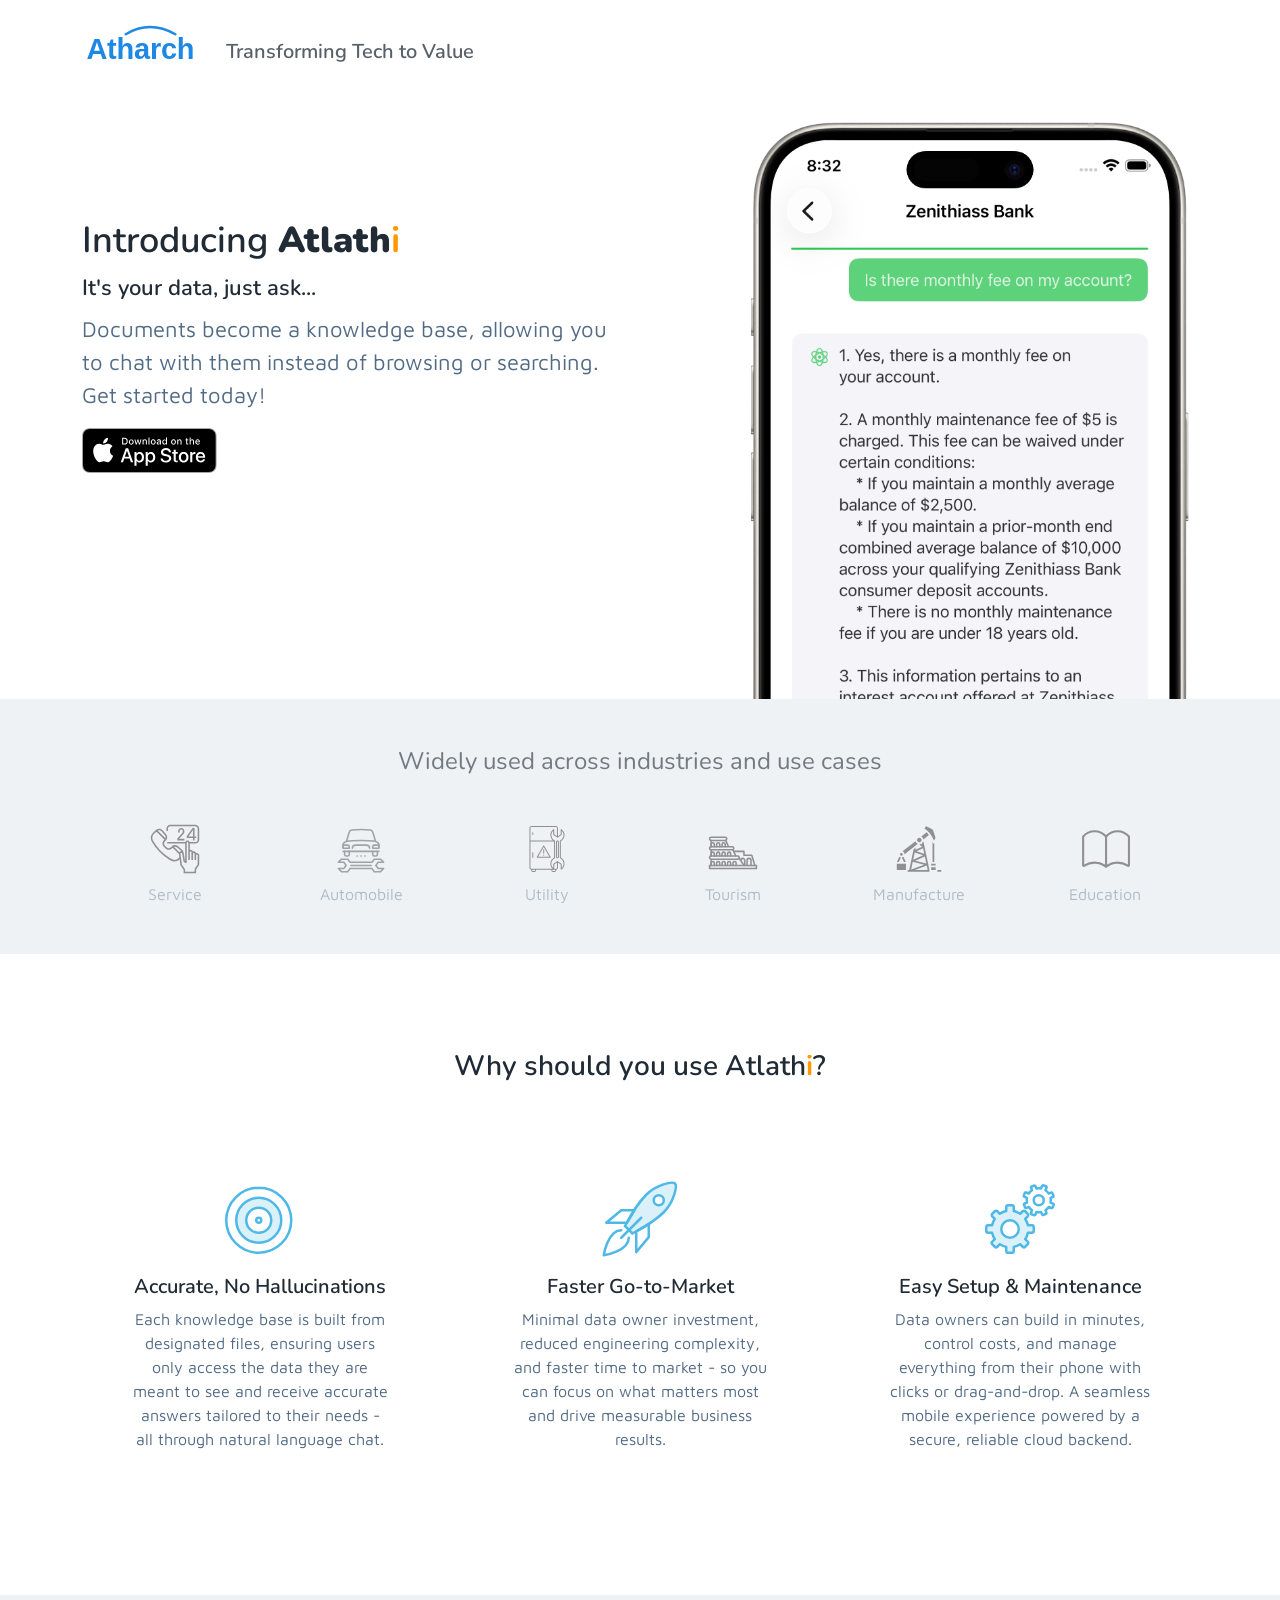
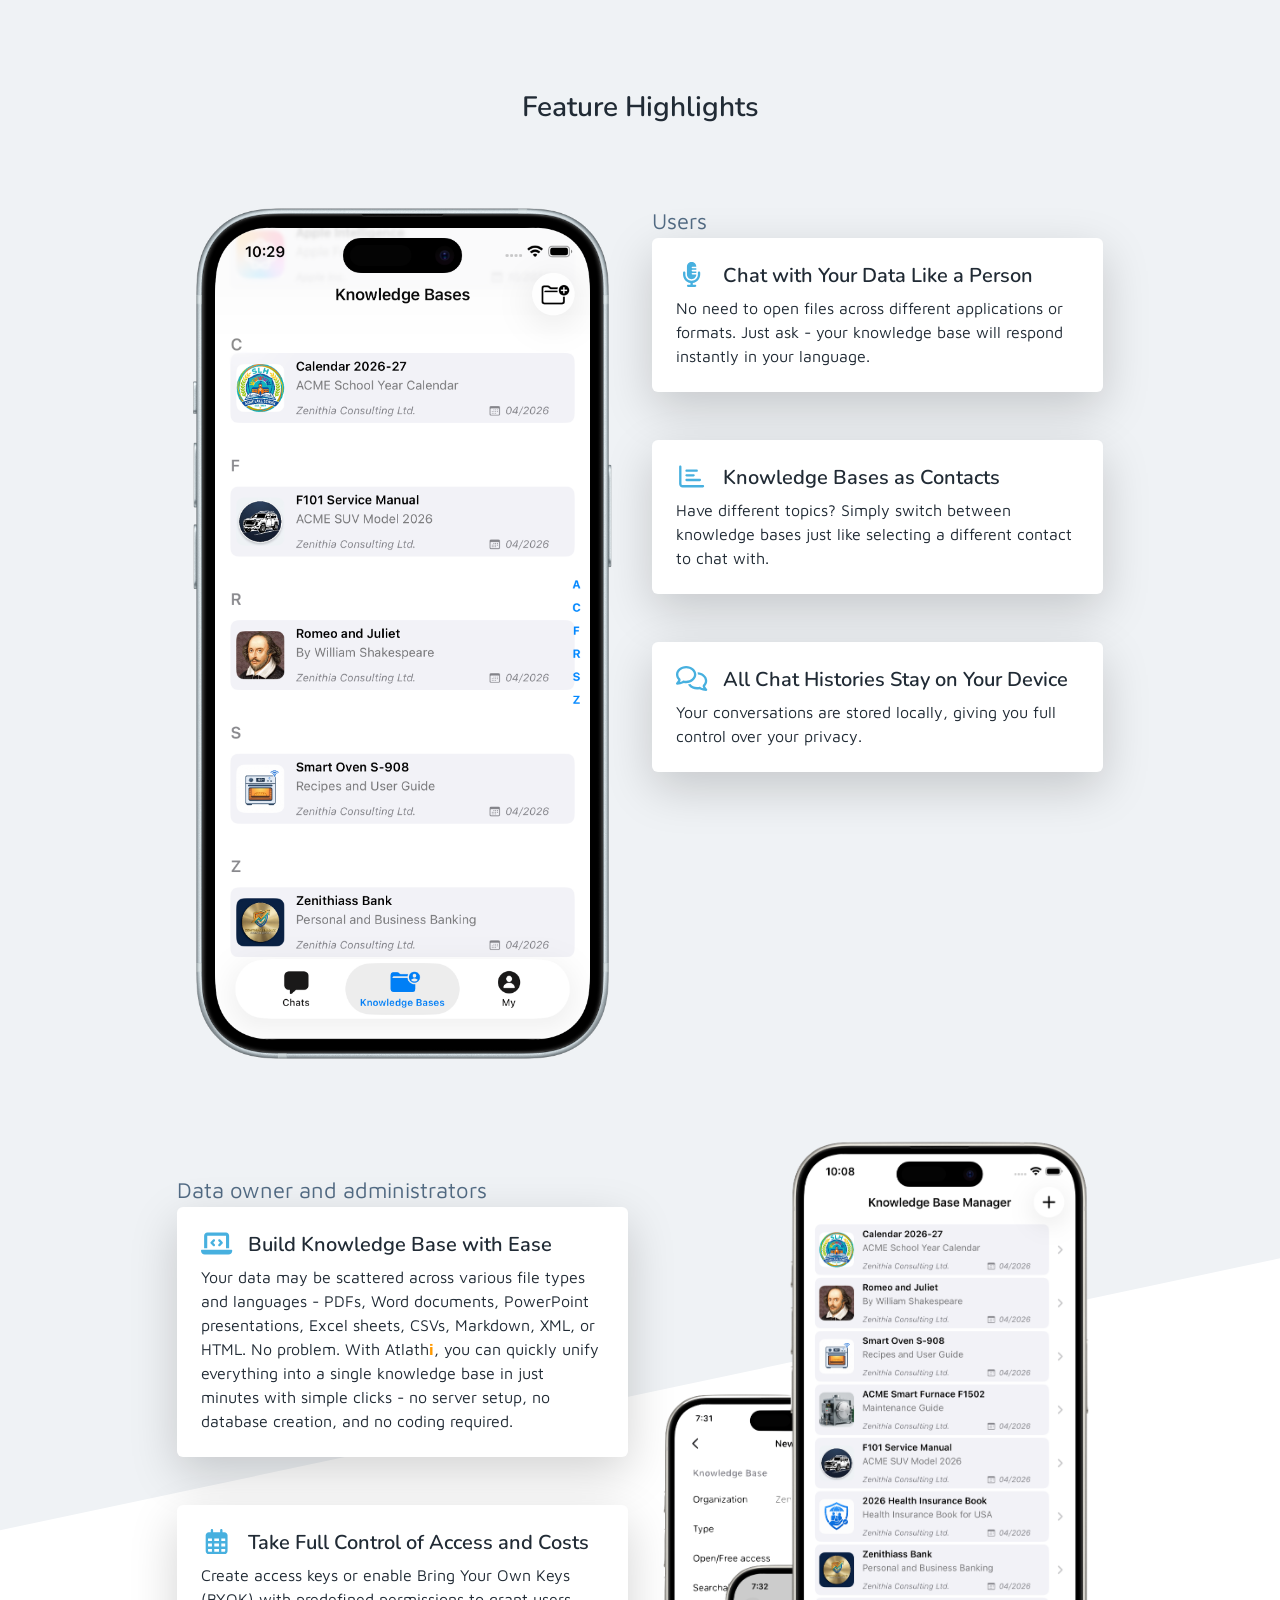
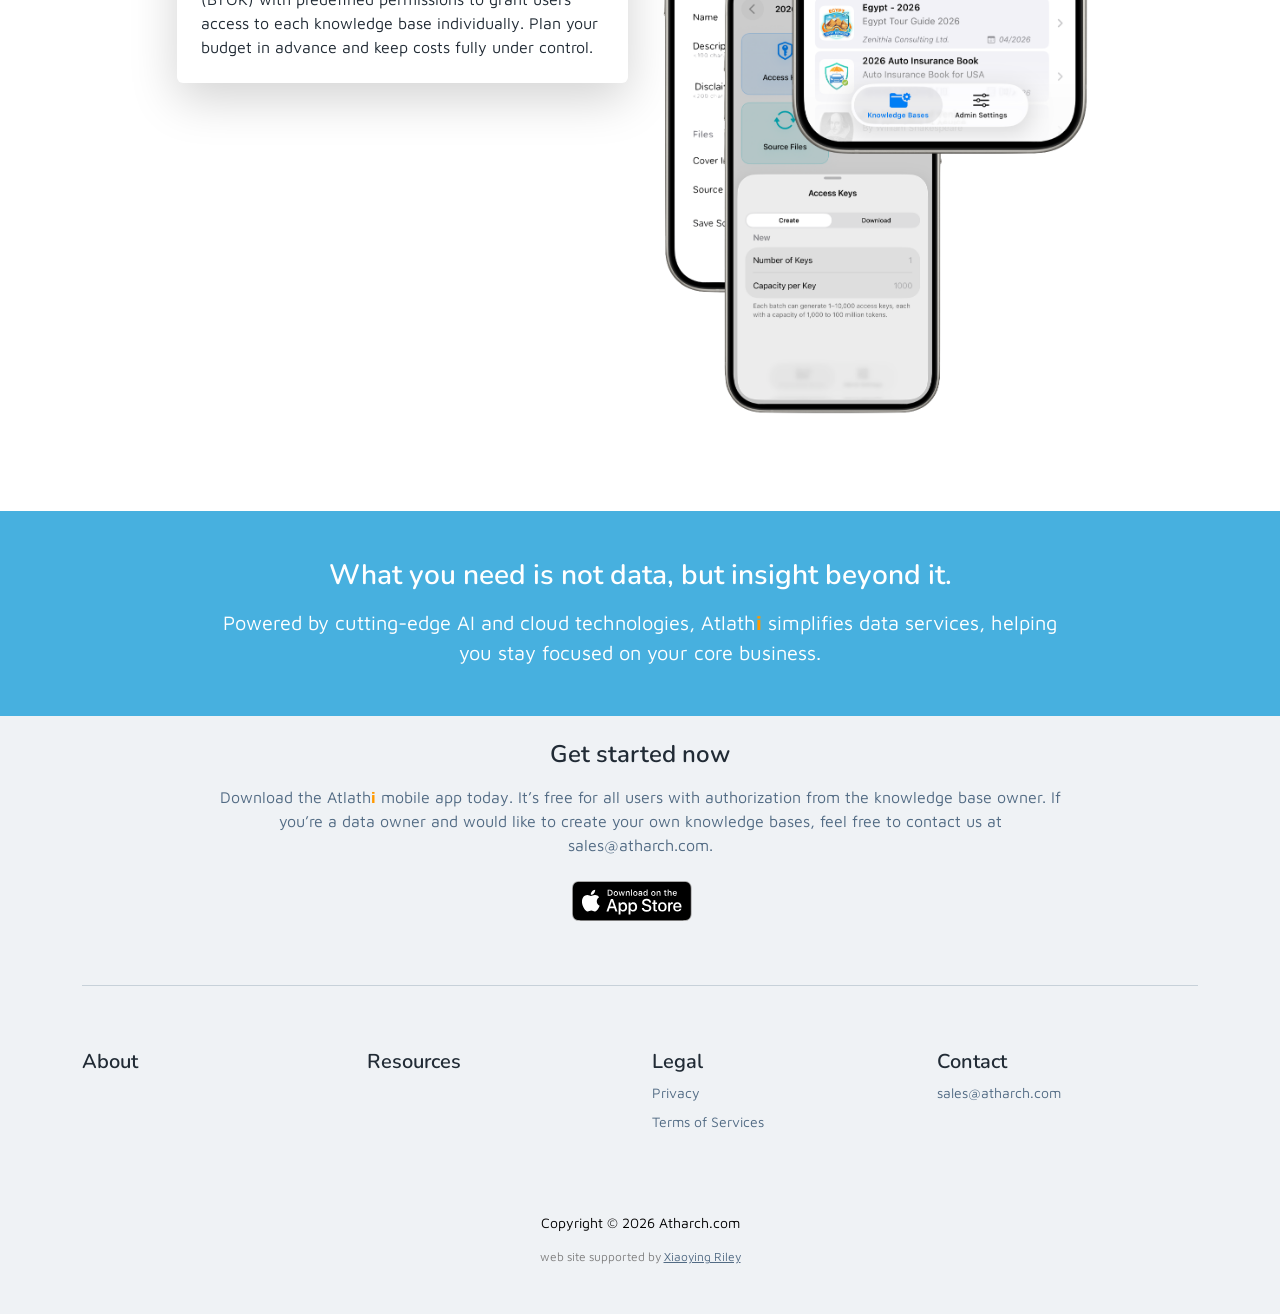
<file: index.html>
<!DOCTYPE html>
<html lang="en"> 
<head>
    <title>Atharch.com</title>
    
    <!-- Meta -->
    <meta charset="utf-8">
    <meta http-equiv="X-UA-Compatible" content="IE=edge">
    <meta name="viewport" content="width=device-width, initial-scale=1.0">
    <meta name="description" content="Atlathi - Chat with your data">
    <meta name="author" content="Atharch.com">    
    <link rel="shortcut icon" href="favicon.ico"> 
    
    <!-- Google Font -->
    <link href="https://fonts.googleapis.com/css?family=Maven+Pro:400,500,700|Nunito:400,600,700" rel="stylesheet">
    
    <!-- FontAwesome JS-->
	<script defer src="assets/fontawesome/js/all.min.js"></script>
    
    <!-- Plugins CSS -->
    <link rel="stylesheet" href="assets/plugins/flickity/flickity.min.css">
    
    <!-- Theme CSS -->  
    <link id="theme-style" rel="stylesheet" href="assets/css/theme.css">

</head> 

<script>
document.addEventListener('click', function(e) {
    const target = e.target.closest('a'); // 确保点击的是链接
    if (target && target.getAttribute('href') === '#') {
        e.preventDefault(); // 核心：阻止浏览器的默认添加 # 行为
    }
}, false);
</script>

<body>
	</div>
    <header class="header">
	    
        <div class="branding">
            
            <div class="container position-relative">

				<nav class="navbar navbar-expand-lg" >
					<h1 class="site-logo">                                                                                                                        
						<a class="navbar-brand d-inline-flex align-items-end" href="/">                                                                             
						<img class="logo-icon me-3" src="assets/images/atharch-logo-icon.svg" alt="logo">                                                         
						<span class="text-muted" style="font-size: 1.25rem;">Transforming Tech to Value</span>                              
						</a>                                                                                                                                        
					</h1>  	
					<!-- // Social Media List -->
					<!-- <ul class="social-list list-inline mb-0 position-absolute">
			            <li class="list-inline-item"><a class="text-dark" href="#"><i class="fa-brands fa-x-twitter fa-fw"></i></a></li>
		                <li class="list-inline-item"><a class="text-dark" href="#"><i class="fa-brands fa-facebook-f fa-fw"></i></a></li>
		                <li class="list-inline-item"><a class="text-dark" href="#"><i class="fa-brands fa-instagram fa-fw"></i></a></li>
		            </ul> -->
	
				</nav>	            
            </div><!--//container-->            
        </div><!--//branding-->
    </header><!--//header-->
    
    <section class="hero-section">
	    <div class="container">
		    <div class="row figure-holder">
			    <div class="col-12 col-md-6 pt-3 pt-md-4">
					<h2 class="site-headline font-weight-bold mt-lg-5 pt-lg-5">Introducing <strong>Atlath<span style="color:#FF9900;font-weight:bold">i</span></strong><br>
					<span class="site-tagline mb-3">It's your data, just ask...</span>
					</h2>

					<div class="site-tagline mb-3">Documents become a knowledge base, allowing you to chat with them instead of browsing or searching. Get started today!</div>

					<div class="cta-btns">
					    <!-- <div class="mb-4"><a class="btn btn-primary font-weight-bold theme-btn" href="https://themes.3rdwavemedia.com/bootstrap-templates/startup/nova-bootstrap-landing-page-template-for-mobile-apps/">Try Nova for FREE</a></div> -->
					    <ul class="app-stores list-unstyled list-inline mx-auto mx-md-0 d-inline-block">
						    <li class="list-inline-item me-3"><a href="#"><img class="ios" src="assets/images/appstore-apple.svg" alt="app-store"></a></li>
						    <!-- <li class="list-inline-item"><a href="#"><img class="android" src="assets/images/appstore-android.svg" alt="google play"></a></li> -->
					    </ul>
				    </div>
			    </div>
		    </div><!--//row-->
	    </div>
    </section><!--//hero-section-->
    
    <section class="logos-section theme-bg-primary py-5 text-center">
	    <div class="container">
		    <h3 class="mb-5">Widely used across industries and use cases</h3>
		    <div class="logos-row row mx-auto justify-content-center">
	            <div class="item col-4 col-md-3 col-lg-2 mb-3 mb-lg-0">
		            <div class="item-inner d-flex flex-column align-items-center">
		                <img src="assets/images/logos/support-logo.svg" alt="Service" style="height: 50px; width: auto;">
		                <span class="mt-2">Service</span>
		            </div>
	            </div>

				<div class="item col-4 col-md-3 col-lg-2 mb-3 mb-lg-0">
		            <div class="item-inner d-flex flex-column align-items-center">
		                <img src="assets/images/logos/automobile-logo.svg" alt="Automobile" style="height: 50px; width: auto;">
		                <span class="mt-2">Automobile</span>
		            </div>
	            </div>

	            <div class="item col-4 col-md-3 col-lg-2 mb-3 mb-lg-0">
		            <div class="item-inner d-flex flex-column align-items-center">
		                <img src="assets/images/logos/repair-logo.svg" alt="Utility" style="height: 50px; width: auto;">
		                <span class="mt-2">Utility</span>
		            </div>
	            </div>

	            <div class="item col-4 col-md-3 col-lg-2 mb-3 mb-lg-0">
		            <div class="item-inner d-flex flex-column align-items-center">
		                <img src="assets/images/logos/tourism-logo.svg" alt="Tourism" style="height: 50px; width: auto;">
		                <span class="mt-2">Tourism</span>
		            </div>
	            </div>

	            <div class="item col-4 col-md-3 col-lg-2 mb-3 mb-lg-0">
		            <div class="item-inner d-flex flex-column align-items-center">
		                <img src="assets/images/logos/industry-logo.svg" alt="Manufacture" style="height: 50px; width: auto;">
		                <span class="mt-2">Manufacture</span>
		            </div>
	            </div>

				<div class="item col-4 col-md-3 col-lg-2 mb-3 mb-lg-0">
		            <div class="item-inner d-flex flex-column align-items-center">
		                <img src="assets/images/logos/education-logo.svg" alt="Education" style="height: 50px; width: auto;">
		                <span class="mt-2">Education</span>
		            </div>
	            </div>
	        </div>
	    </div>
    </section>
    
    <section class="benefits-section py-5">
	    
	    <div class="container py-lg-5">
		    <h3 class="mb-5 text-center font-weight-bold">Why should you use Atlath<span style="color:#FF9900;font-weight:bold">i</span>?</h3>
		    <div class="row">
		        <div class="item col-12 col-lg-4">
				    <div class="item-inner text-center p-3 p-lg-5">
					    <img class="mb-3" src="assets/images/icon-target.svg" alt="" />
					    <h5>Accurate, No Hallucinations</h5>
					    <div>Each knowledge base is built from designated files, ensuring users only access the data they are meant to see and receive accurate answers tailored to their needs - all through natural language chat. </div>
				    </div>
			    </div>
			    <div class="item col-12 col-lg-4">
				    <div class="item-inner text-center p-3 p-lg-5">
					    <img class="mb-3" src="assets/images/icon-rocket.svg" alt="" />
					    <h5>Faster Go-to-Market</h5>
					    <div>Minimal data owner investment, reduced engineering complexity, and faster time to market - so you can focus on what matters most and drive measurable business results.</div>
				    </div>
			    </div>
			    <div class="item col-12 col-lg-4">
				    <div class="item-inner text-center p-3 p-lg-5">
					    <img class="mb-3" src="assets/images/icon-cogs.svg" alt="" />
					    <h5>Easy Setup & Maintenance</h5>
					    <div>Data owners can build in minutes, control costs, and manage everything from their phone with clicks or drag-and-drop. A seamless mobile experience powered by a secure, reliable cloud backend.</div>
				    </div>
			    </div>
		    </div><!--//row-->
		    <!-- <div class="pt-3 text-center">
			    <a class="btn btn-primary theme-btn theme-btn-ghost font-weight-bold" href="#">Learn More</a>
		    </div> -->
	    </div>
	    
    </section><!--//benefits-section-->
    
    <section class="features-section py-5">
	    <div class="container py-lg-5 position-relative">
		    <h3 class="mb-3 text-center font-weight-bold section-heading">Feature Highlights</h3>
		    <div class="row pt-5 mb-5">
			    
			    <div class="col-12 col-md-6 col-xl-5 offset-xl-1 d-none d-md-block">
				    <img class="product-figure product-figure-1 img-fluid" src="assets/images/feature1.png" alt="" />
			    </div>
			    
		        <div class="col-12 col-md-6 col-xl-5 pr-xl-3 pt-md-3">
					<span class="site-tagline mb-3">Users</span>
				    <div class="card rounded border-0 shadow-lg  mb-5">
					    <div class="card-body p-4">
							<h5 class="card-title"><i class="fas fa-microphone-alt me-2 me-lg-3 text-primary fa-lg fa-fw"></i>Chat with Your Data Like a Person</h5>
							<p class="card-text">No need to open files across different applications or formats. Just ask - your knowledge base will respond instantly in your language.</p>
							<!-- <a class="more-link" href="#" >Learn more <span class="more-arrow">&rarr;</span></a> -->
						</div>
				    </div>
				    
				    <div class="card rounded border-0 shadow-lg mb-5">
					    <div class="card-body p-4">
							<h5 class="card-title"><i class="far fa-chart-bar me-2 me-lg-3 text-primary fa-lg fa-fw"></i>Knowledge Bases as Contacts</h5>
							<p class="card-text">Have different topics? Simply switch between knowledge bases just like selecting a different contact to chat with.</p>
							<!-- <a class="more-link" href="#" >Learn more <span class="more-arrow">&rarr;</span></a> -->
						</div>
				    </div>
				    <div class="card rounded border-0 shadow-lg">
					    <div class="card-body p-4">
							<h5 class="card-title"><i class="far fa-comments me-2 me-lg-3 text-primary fa-lg fa-fw"></i>All Chat Histories Stay on Your Device</h5>
							<p class="card-text">Your conversations are stored locally, giving you full control over your privacy.</p>
							<!-- <a class="more-link" href="#" >Learn more <span class="more-arrow">&rarr;</span></a> -->
						</div>
				    </div>
			    </div>
		    </div>
		    
		    <div class="row">
			    <div class="col-12 col-md-6 col-xl-5 order-md-2 pr-xl-3 d-none d-md-block">
				    <img class="product-figure product-figure-2 img-fluid" src="assets/images/admin.png" alt="" />
			    </div>
			    <div class="col-12 col-md-6 col-xl-5 order-md-1 offset-xl-1 pt-xl-5">
					<span class="site-tagline mb-3">Data owner and administrators</span>
				    <div class="card rounded border-0 shadow-lg  mb-5">
					    <div class="card-body p-4">
							<h5 class="card-title"><i class="fas fa-laptop-code me-2 me-lg-3 text-primary fa-lg fa-fw"></i>Build Knowledge Base with Ease</h5>
							<p class="card-text">Your data may be scattered across various file types and languages - PDFs, Word documents, PowerPoint presentations, Excel sheets, CSVs, Markdown, XML, or HTML. No problem. With Atlath<span style="color:#FF9900;font-weight:bold">i</span>, you can quickly unify everything into a single knowledge base in just minutes with simple clicks - no server setup, no database creation, and no coding required.</p>
							<!-- <a class="more-link" href="#" >Learn more <span class="more-arrow">&rarr;</span></a> -->
						</div>
				    </div>
				    
				    <div class="card rounded border-0 shadow-lg">
					    <div class="card-body p-4">
							<h5 class="card-title"><i class="far fa-calendar-alt me-2 me-lg-3 text-primary fa-lg fa-fw"></i>Take Full Control of Access and Costs</h5>
							<p class="card-text">Create access keys or enable Bring Your Own Keys (BYOK) with predefined permissions to grant users access to each knowledge base individually. Plan your budget in advance and keep costs fully under control.</p>
							<!-- <a class="more-link" href="#" >Learn more <span class="more-arrow">&rarr;</span></a> -->
						</div>
				    </div>
			    </div>
			   
		    </div>
		    
		    <!-- <div class="pt-5 text-center">
			    <a class="btn btn-primary theme-btn theme-btn-ghost font-weight-bold" href="#">View all features</a>
		    </div> -->
	    </div><!--//container-->
	    
    </section><!--//features-section-->
    
    <section class="cta-section py-5 theme-bg-secondary text-center">
	    <div class="container">
		    <h3 class="text-white font-weight-bold mb-3">What you need is not data, but insight beyond it.</h3>
		    <div class="text-white mx-auto single-col-max-width section-intro">Powered by cutting-edge AI and cloud technologies, Atlath<span style="color:#FF9900;font-weight:bold">i</span> simplifies data services, helping you stay focused on your core business.</div>
		    <!-- <a class="btn theme-btn theme-btn-ghost theme-btn-on-bg mt-4" href="#">Download  Now - It's FREE</a> -->
	    </div>
    </section>
    
    <!-- <section id="quote" class="testimonial-section py-5">
	    <div class="py-lg-5">
		    <h3 class="mb-5 text-center">We know that your business success is built on your customers' success</h3>
		    
	        <div id="testimonial-carousel" class="testimonial-carousel">
			    <div class="carousel-cell">
				    <div class="item-inner shadow rounded">
					    <h5 class="mb-2">Amazing App!</h5>
					    <div class="ratings text-primary mb-3"><i class="fas fa-star"></i><i class="fas fa-star"></i><i class="fas fa-star"></i><i class="fas fa-star"></i><i class="fas fa-star"></i></div>
					    <div class="mb-3">Lorem ipsum dolor sit amet, consectetuer adipiscing elit. Aenean commodo ligula eget dolor. Aenean massa. Cum sociis natoque penatibus et magnis dis.Lorem ipsum dolor sit amet, consectetuer adipiscing elit. Aenean commodo ligula eget dolor. Aenean massa. 
					    </div>
					    <div class="source row">
						    <div class="col-auto">
						        <img class="source-profile rounded-circle" src="assets/images/users/user-1.jpg" alt="" />
					        </div>
						    <div class="source-info col pt-3">
							    <div>Tony Carter</div>
							    <div>London, UK</div>
						    </div>
					    </div>
				    </div>
			    </div>
			    
			    <div class="carousel-cell">
				    <div class="item-inner shadow rounded">
					    <h5 class="mb-2">Marvellous!</h5>
					    <div class="ratings text-primary mb-3"><i class="fas fa-star"></i><i class="fas fa-star"></i><i class="fas fa-star"></i><i class="fas fa-star"></i><i class="fas fa-star-half"></i></div>
					    <div class="mb-3">Lorem ipsum dolor sit amet, consectetuer adipiscing elit. Aenean commodo ligula eget dolor. Aenean massa. Cum sociis natoque penatibus et magnis dis.Lorem ipsum dolor sit amet, consectetuer adipiscing elit. Aenean commodo ligula eget dolor. Aenean massa. 
					    </div>
					    <div class="source row">
						    <div class="col-auto">
						        <img class="source-profile rounded-circle" src="assets/images/users/user-2.jpg" alt="" />
						    </div>
						    <div class="source-info col pt-3">
							    <div>Helen Owens</div>
							    <div>New York, US</div>
						    </div>
					    </div>
				    </div>
			    </div>
			    
			    <div class="carousel-cell">
				    <div class="item-inner shadow rounded">
					    <h5 class="mb-2">Actually Impressive!</h5>
					    <div class="ratings text-primary mb-3"><i class="fas fa-star"></i><i class="fas fa-star"></i><i class="fas fa-star"></i><i class="fas fa-star"></i><i class="fas fa-star"></i></div>
					    <div class="mb-3">Lorem ipsum dolor sit amet, consectetuer adipiscing elit. Aenean commodo ligula eget dolor. Aenean massa. Cum sociis natoque penatibus et magnis dis.Lorem ipsum dolor sit amet, consectetuer adipiscing elit. Aenean commodo ligula eget dolor. Aenean massa. 
					    </div>
					    <div class="source row">
						    <div class="col-auto">
						        <img class="source-profile rounded-circle" src="assets/images/users/user-3.jpg" alt="" />
						    </div>
						    <div class="source-info col pt-3">
							    <div>Scott Rivera</div>
							    <div>Florida, US</div>
						    </div>
					    </div>
				    </div>
			    </div>
			    
			    <div class="carousel-cell">
				    <div class="item-inner shadow rounded">
					    <h5 class="mb-2">Total Game Changer!</h5>
					    <div class="ratings text-primary mb-3"><i class="fas fa-star"></i><i class="fas fa-star"></i><i class="fas fa-star"></i><i class="fas fa-star"></i><i class="fas fa-star"></i></div>
					    <div class="mb-3">Lorem ipsum dolor sit amet, consectetuer adipiscing elit. Aenean commodo ligula eget dolor. Aenean massa. Cum sociis natoque penatibus et magnis dis.Lorem ipsum dolor sit amet, consectetuer adipiscing elit. Aenean commodo ligula eget dolor. Aenean massa. 
					    </div>
					    <div class="source row">
						    <div class="col-auto">
						        <img class="source-profile rounded-circle" src="assets/images/users/user-4.jpg" alt="" />
						    </div>
						    <div class="source-info col pt-3">
							    <div>Charles Brewer</div>
							    <div>San Francisco, US</div>
						    </div>
					    </div>
				    </div>
			    </div>
			    
			    <div class="carousel-cell">
				    <div class="item-inner shadow rounded">
					    <h5 class="mb-2">Just Perfect!</h5>
					    <div class="ratings text-primary mb-3"><i class="fas fa-star"></i><i class="fas fa-star"></i><i class="fas fa-star"></i><i class="fas fa-star"></i><i class="fas fa-star"></i></div>
					    <div class="mb-3">Lorem ipsum dolor sit amet, consectetuer adipiscing elit. Aenean commodo ligula eget dolor. Aenean massa. Cum sociis natoque penatibus et magnis dis.Lorem ipsum dolor sit amet, consectetuer adipiscing elit. Aenean commodo ligula eget dolor. Aenean massa. 
					    </div>
					    <div class="source row">
						    <div class="col-auto">
						        <img class="source-profile rounded-circle" src="assets/images/users/user-5.jpg" alt="" />
						    </div>
						    <div class="source-info col pt-3">
							    <div>Deborah Reed</div>
							    <div>Paris, France</div>
						    </div>
					    </div>
				    </div>
			    </div>
			    
			    <div class="carousel-cell">
				    <div class="item-inner shadow rounded">
					    <h5 class="mb-2">Great App!</h5>
					    <div class="ratings text-primary mb-3"><i class="fas fa-star"></i><i class="fas fa-star"></i><i class="fas fa-star"></i><i class="fas fa-star"></i><i class="fas fa-star"></i></div>
					    <div class="mb-3">Lorem ipsum dolor sit amet, consectetuer adipiscing elit. Aenean commodo ligula eget dolor. Aenean massa. Cum sociis natoque penatibus et magnis dis.Lorem ipsum dolor sit amet, consectetuer adipiscing elit. Aenean commodo ligula eget dolor. Aenean massa. 
					    </div>
					    <div class="source row">
						    <div class="col-auto">
						        <img class="source-profile rounded-circle" src="assets/images/users/user-6.jpg" alt="" />
						    </div>
						    <div class="source-info col pt-3">
							    <div>Tony Cheng</div>
							    <div>San Francisco, US</div>
						    </div>
					    </div>
				    </div>
			    </div>
			    
			    <div class="carousel-cell">
				    <div class="item-inner shadow rounded">
					    <h5 class="mb-2">Exceptional!</h5>
					    <div class="ratings text-primary mb-3"><i class="fas fa-star"></i><i class="fas fa-star"></i><i class="fas fa-star"></i><i class="fas fa-star"></i><i class="fas fa-star"></i></div>
					    <div class="mb-3">Lorem ipsum dolor sit amet, consectetuer adipiscing elit. Aenean commodo ligula eget dolor. Aenean massa. Cum sociis natoque penatibus et magnis dis.Lorem ipsum dolor sit amet, consectetuer adipiscing elit. Aenean commodo ligula eget dolor. Aenean massa. 
					    </div>
					    <div class="source row">
						    <div class="col-auto">
						        <img class="source-profile rounded-circle me-3" src="assets/images/users/user-7.jpg" alt="" />
						    </div>
						    <div class="source-info col pt-3">
							    <div>Kimberly Wells</div>
							    <div>London, UK</div>
						    </div>
					    </div>
				    </div>
			    </div> 
		    </div>  

		    <div class="pt-5 text-center">
			    <a class="btn btn-primary theme-btn font-weight-bold" href="#">Try Atlath<span style="color:#FF9900;font-weight:bold">i</span> Now</a>
		    </div>
		 
	    </div>
	    
    </section> -->
           
    <footer class="footer theme-bg-primary">
	   
	    <div class="download-area py-4">
		    <div class="container text-center">
			    <h3 class="mb-3">Get started now</h3>
		    <!-- <div class="section-intro mb-4 single-col-max-width mx-auto">Download the Atlathi mobile app today. It's free for all users with authorization from the knowledge base owner. If you're a data owner and would like to create your own knowledge bases, feel free to contact us at sales@atharch.com.</div> -->
				
				<div class="section-intro mb-4 single-col-max-width mx-auto">
					Download the Atlath<span style="color:#FF9900;font-weight:bold">i</span> mobile app today. It’s free for all users with authorization from the knowledge base owner.
					If you’re a data owner and would like to create your own knowledge bases, feel free to contact us at
					<a href="mailto:sales@atharch.com?subject=Atlathi%20Inquiry"
					   style="color:inherit; text-decoration:none;"
					   onmouseover="this.style.textDecoration=’underline’"
					   onmouseout="this.style.textDecoration=’none’">sales@atharch.com</a>.
				</div>
				
				<ul class="app-stores list-unstyled list-inline mx-auto  d-inline-block">
				    <li class="list-inline-item me-3"><a href="#"><img class="ios" src="assets/images/appstore-apple.svg" alt="app-store"></a></li>
				    <!-- <li class="list-inline-item"><a href="#"><img class="android" src="assets/images/appstore-android.svg" alt="google play"></a></li> -->
			    </ul>
		    </div><!--//container-->
	    </div><!--//download-area-->

	    <div class="container">
		    <hr>
	    </div>

		 <div class="container py-5 mb-3">
		    <div class="row">
			    <div class="footer-col col-6 col-lg-3">
				    <h4 class="col-heading">About</h4>
				    <ul class="list-unstyled">
					    <!-- <li><a class="text-link" href="#">Our Story</a></li> -->
					    <!-- <li><a class="text-link" href="#">Pricing</a></li> -->
					    <!-- <li><a class="text-link" href="#">Contact</a></li> -->
					    <!-- <li><a class="text-link" href="#">Jobs</a></li> -->
					    
				    </ul>
			    </div>
			    <div class="footer-col col-6 col-lg-3">
				    <h4 class="col-heading">Resources</h4>
				    <ul class="list-unstyled">
					    <!-- <li><a class="text-link" href="#">FAQs</a></li> -->
					    <!-- <li><a class="text-link" href="#">Blog</a></li> -->
					    <!-- <li><a class="text-link" href="#">Support</a></li> -->
					    <!-- <li><a class="text-link" href="#">Developer APIs</a></li> -->
				    </ul>
			    </div>
				
			    <div class="footer-col col-6 col-lg-3">
				    <h4 class="col-heading">Legal</h4>
				    <ul class="list-unstyled">
					    <li><a class="text-link" href="legal/privacy.html">Privacy</a></li>
					    <li><a class="text-link" href="legal/terms.html">Terms of Services</a></li>
				    </ul>
			    </div>

			    <div class="footer-col col-6 col-lg-3">
				    <h4 class="col-heading">Contact</h4>
				    <!-- <ul class="social-list list-unstyled mb-0">
					    <li class="list-inline-item"><a href="#"><i class="fa-brands fa-instagram fa-fw"></i></a></li>
			            <li class="list-inline-item"><a href="#"><i class="fa-brands fa-x-twitter fa-fw"></i></a></li>
		                <li class="list-inline-item"><a href="#"><i class="fa-brands fa-facebook-f fa-fw"></i></a></li>
		                <li class="list-inline-item"><a href="#"><i class="fa-brands fa-youtube fa-fw"></i></a></li>
		            </ul> -->
		            
		            <!-- <div class="mb-2">
			            Atharch Technology Ltd.<br>
			            5020 148th Ave NE<br>
			            Redmond, WA, 98052
		            </div> -->
		            <!-- <div>
			            <a class="text-link" href="#">info@atharch.com</a>
			        </div> -->
					<div id="email-container"></div>
						<script>
							(function() {
								var u = "sales";
								var d = "atharch.com";
								var target = document.getElementById('email-container');
								if (target) {
									var link = document.createElement('a');
									link.href = 'mailto:' + u + '@' + d + '?subject=' + encodeURIComponent('Atlathi Inquiry');
									link.textContent = u + '@' + d;
									link.className = "text-link"; // 保持你原有的样式类
									target.appendChild(link);
								}
							})();
						</script>
			    </div>
		    </div>
	    </div>

	    <div class="footer-bottom text-center pb-5">
	        <!--/* This template is free as long as you keep the footer attribution link. If you'd like to use the template without the attribution link, you can buy the commercial license via our website: themes.3rdwavemedia.com Thank you for your support. :) */-->
			<div style="color: black; font-size: 14px;">Copyright © 2026 Atharch.com

			<div style="height: 10px;"></div>
			
			<div style="color: gray; font-size: 12px; margin-top: 5px;">
				web site supported by 
				<a href="http://themes.3rdwavemedia.com" target="_blank">Xiaoying Riley</a>
			</div>

			<!-- </div>
			<small class="copyright">Web site template by <a href="http://themes.3rdwavemedia.com" target="_blank">Xiaoying Riley</a>
	    </div> -->
		
    </footer>

    <!-- Javascript -->          
    <script type="text/javascript" src="assets/plugins/popper.min.js"></script>
    <script type="text/javascript" src="assets/plugins/bootstrap/js/bootstrap.min.js"></script>  
    <script type="text/javascript" src="assets/plugins/flickity/flickity.pkgd.min.js"></script> 
    <script type="text/javascript" src="assets/js/main.js"></script> 

</body>
</html>
</file>
